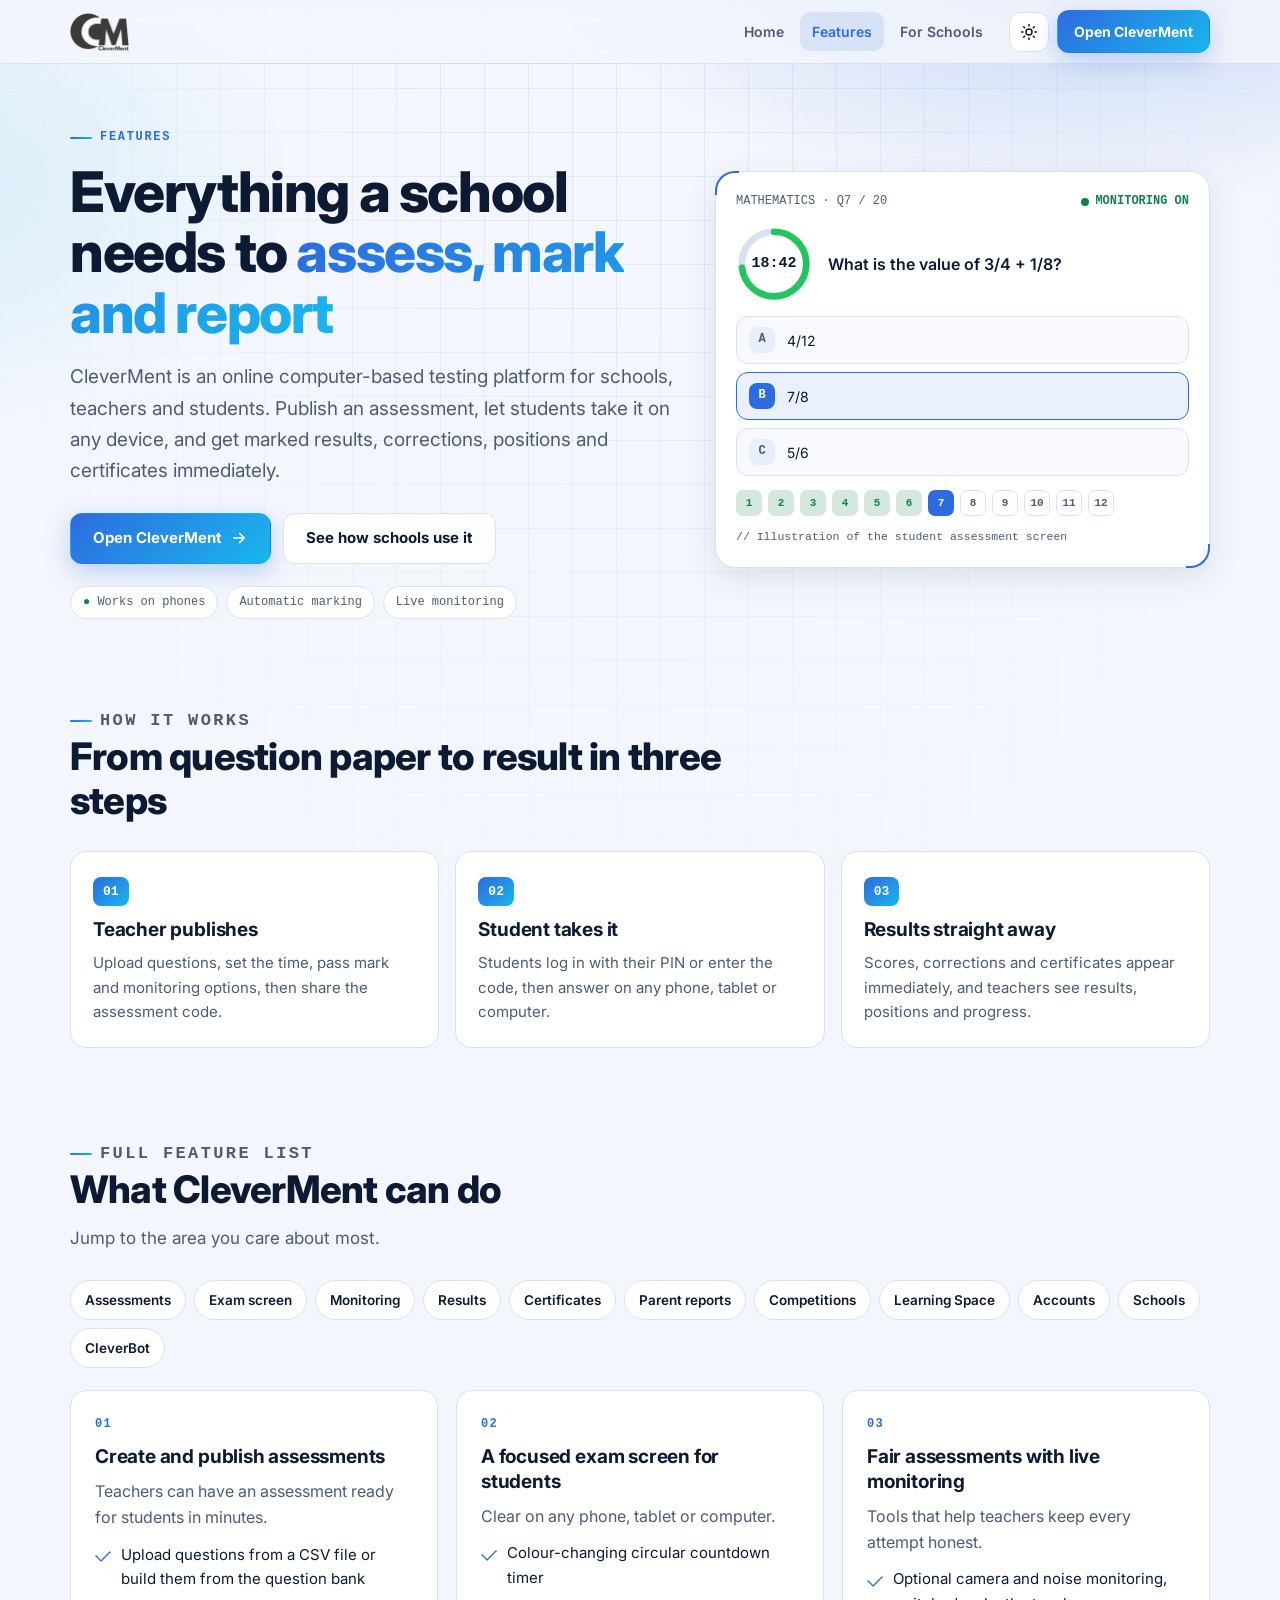
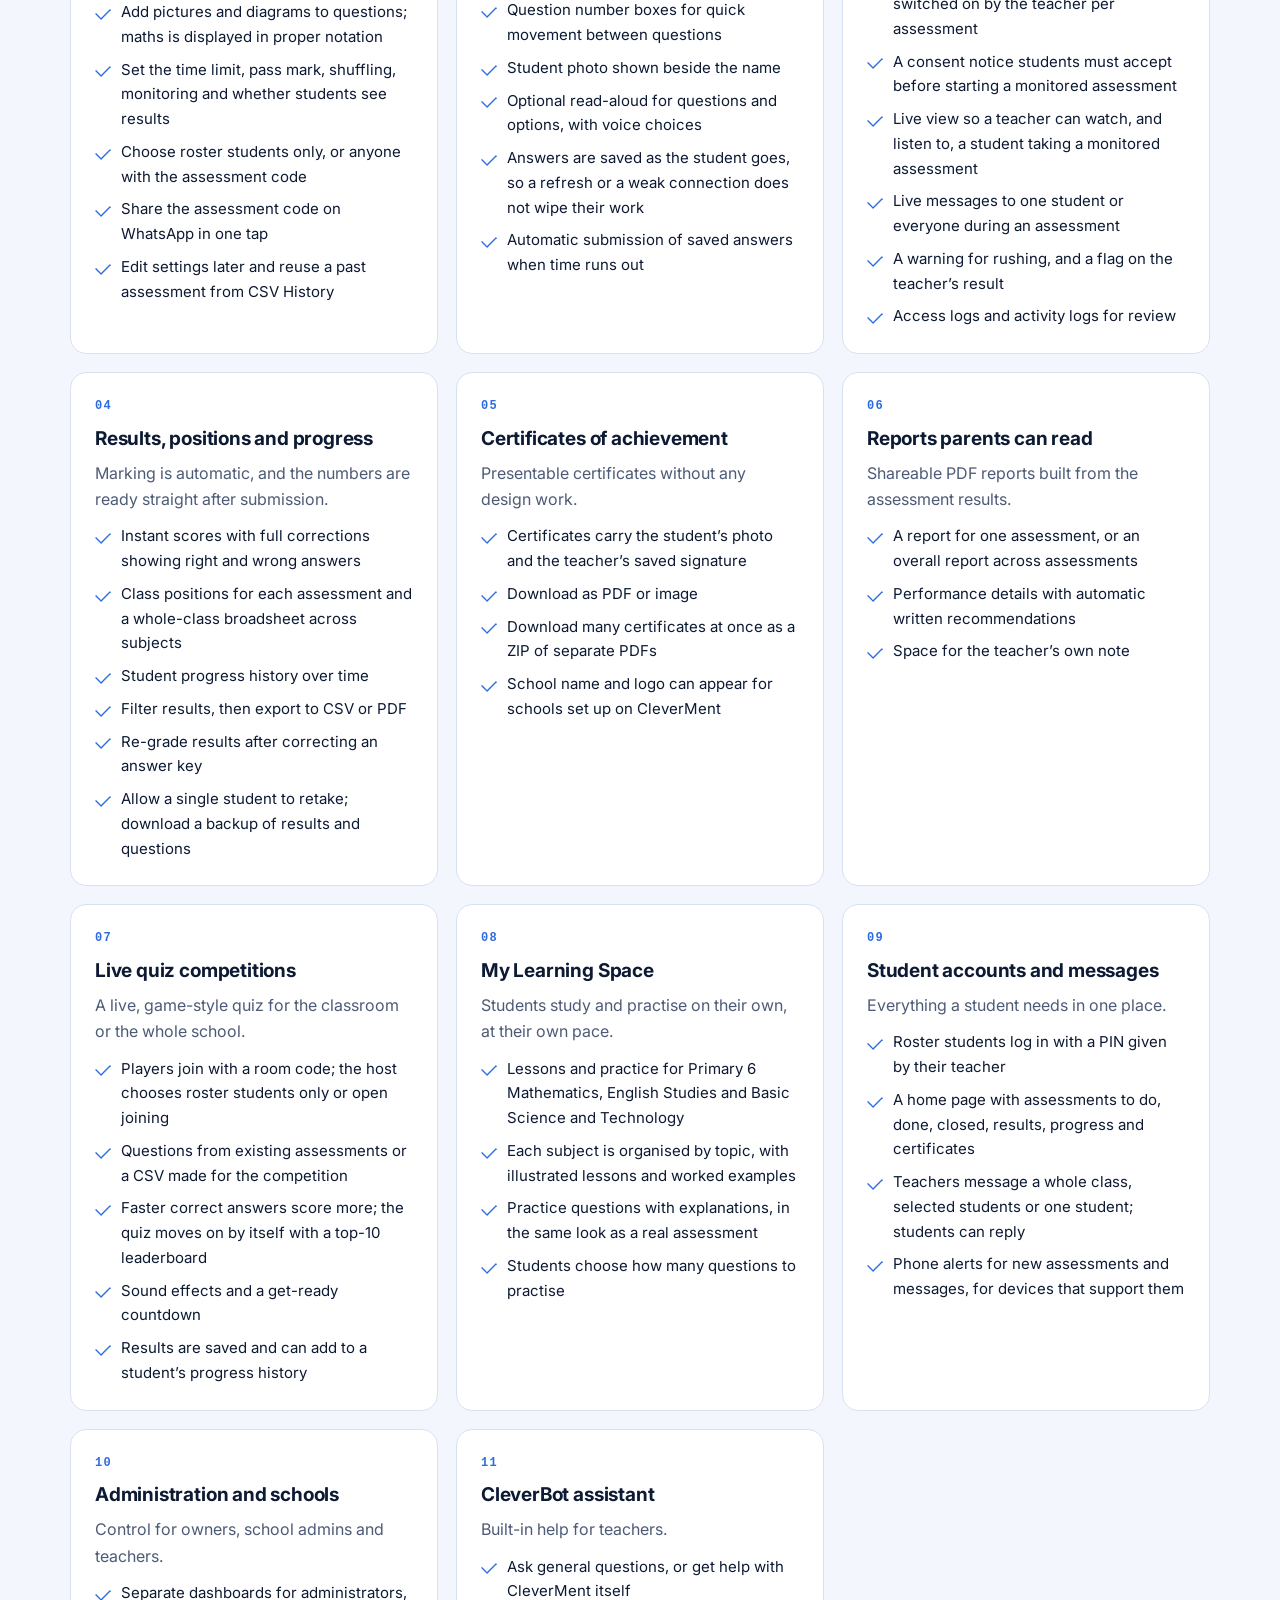
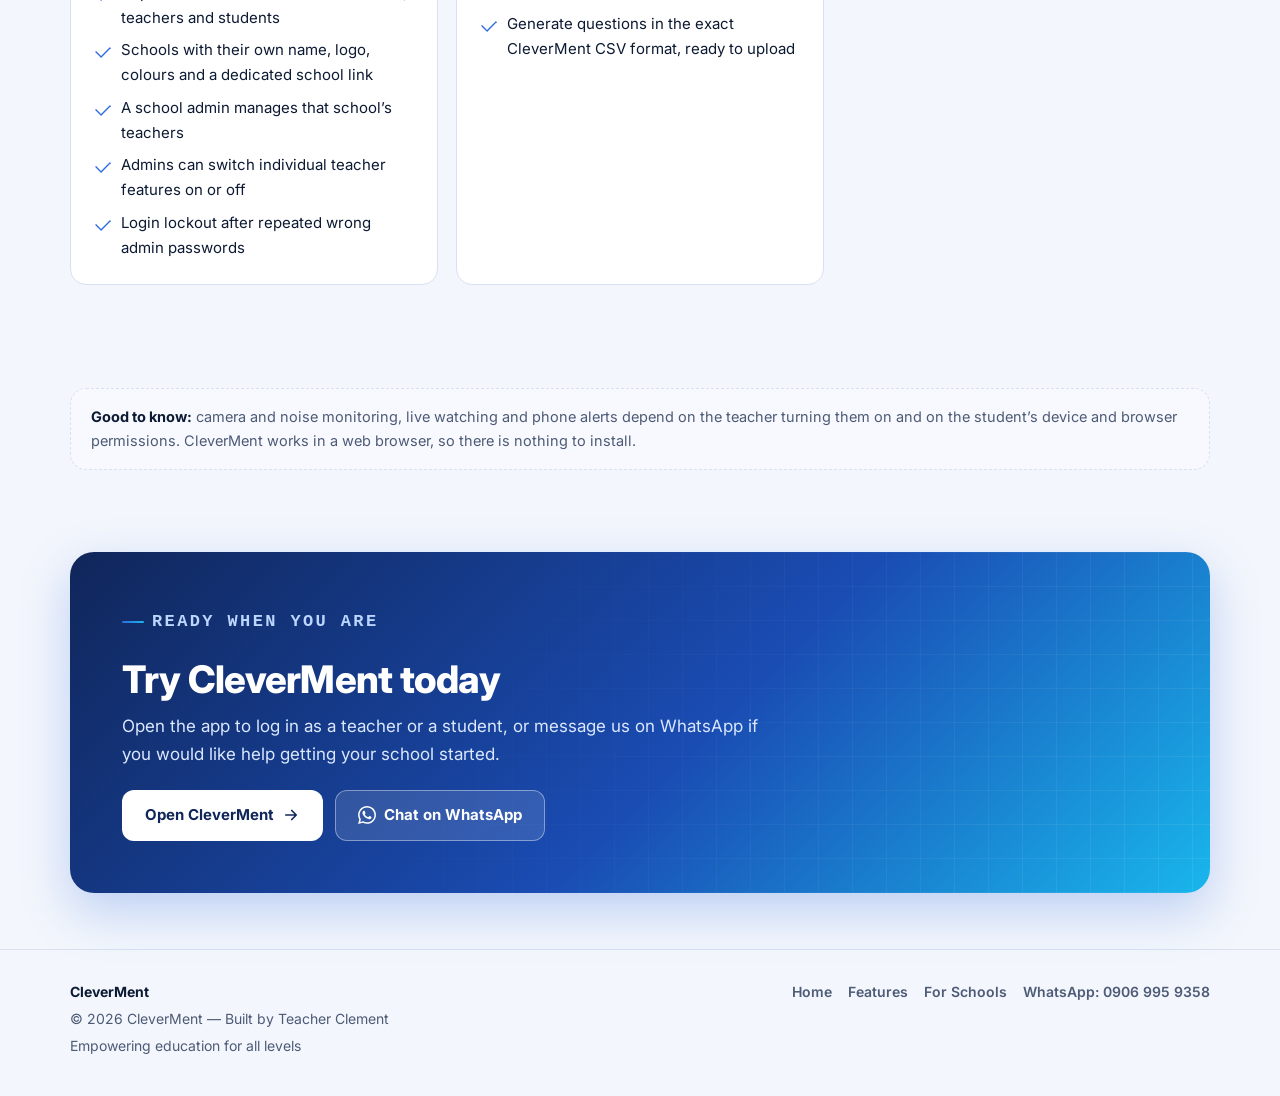
<file: features.html>
<!DOCTYPE html>
<html lang="en" data-theme="light">
<head>
<meta charset="UTF-8">
<meta name="viewport" content="width=device-width, initial-scale=1">
<title>CleverMent Features | Online CBT Assessments, Live Monitoring, Results &amp; Certificates</title>
<meta name="description" content="Explore CleverMent features: publish online assessments, monitor students live, mark automatically, rank classes, issue certificates, run live quiz competitions and share parent reports.">
<meta name="robots" content="index, follow">
<link rel="canonical" href="https://thecleverment.com/features.html">
<meta name="theme-color" content="#f3f6fc">
<link rel="icon" type="image/png" href="favicon-64.png">
<link rel="apple-touch-icon" href="apple-touch-icon.png">
<meta property="og:title" content="CleverMent Features: Assessments, Monitoring, Results and Certificates">
<meta property="og:description" content="Explore CleverMent features: publish online assessments, monitor students live, mark automatically, rank classes, issue certificates, run live quiz competitions and share parent reports.">
<meta property="og:image" content="https://thecleverment.com/logo.png">
<meta property="og:url" content="https://thecleverment.com/features.html">
<meta property="og:type" content="website">
<meta property="og:site_name" content="CleverMent">
<meta name="twitter:card" content="summary">
<meta name="twitter:title" content="CleverMent Features: Assessments, Monitoring, Results and Certificates">
<meta name="twitter:description" content="Explore CleverMent features: publish online assessments, monitor students live, mark automatically, rank classes, issue certificates, run live quiz competitions and share parent reports.">
<meta name="twitter:image" content="https://thecleverment.com/logo.png">
<script type="application/ld+json">
[
  {
    "@context": "https://schema.org",
    "@type": "WebPage",
    "name": "CleverMent Features",
    "url": "https://thecleverment.com/features.html",
    "description": "Features of CleverMent, an online computer-based assessment platform for schools, teachers and students.",
    "isPartOf": {
      "@type": "WebSite",
      "name": "CleverMent",
      "url": "https://thecleverment.com/"
    },
    "about": {
      "@type": "SoftwareApplication",
      "name": "CleverMent",
      "applicationCategory": "EducationalApplication",
      "operatingSystem": "Web",
      "url": "https://thecleverment.com/"
    }
  },
  {
    "@context": "https://schema.org",
    "@type": "BreadcrumbList",
    "itemListElement": [
      {
        "@type": "ListItem",
        "position": 1,
        "name": "CleverMent",
        "item": "https://thecleverment.com/"
      },
      {
        "@type": "ListItem",
        "position": 2,
        "name": "Features",
        "item": "https://thecleverment.com/features.html"
      }
    ]
  }
]
</script>
<script>
(function(){var t='light';try{var s=localStorage.getItem('cm_theme_fx');if(s==='dark')t='dark';else if(s==='system'&&window.matchMedia&&window.matchMedia('(prefers-color-scheme: dark)').matches)t='dark';}catch(e){}
document.documentElement.setAttribute('data-theme',t);})();
</script>
<link rel="preconnect" href="https://fonts.googleapis.com">
<link rel="preconnect" href="https://fonts.gstatic.com" crossorigin>
<link rel="stylesheet" href="https://fonts.googleapis.com/css2?family=Inter:wght@400;500;600;700;800&display=swap">
<link rel="stylesheet" href="seo-pages.css">
</head>
<body>
<a class="skip" href="#main">Skip to main content</a>
<header class="site-head">
  <div class="wrap bar">
    <a class="brand" href="/" aria-label="CleverMent home"><img src="logo.png" alt="CleverMent" width="60" height="39"></a>
    <nav class="nav" aria-label="Main">
      <a href="/">Home</a>
      <a href="features.html" aria-current="page">Features</a>
      <a href="schools.html">For Schools</a>
    </nav>
    <div class="tools">
      <button class="icon-btn" id="themeBtn" type="button" aria-label="Switch theme"><svg viewBox="0 0 24 24" aria-hidden="true" fill="none" stroke="currentColor" stroke-width="2" stroke-linecap="round" stroke-linejoin="round"><circle cx="12" cy="12" r="4"/><path d="M12 2v2M12 20v2M4.9 4.9l1.4 1.4M17.7 17.7l1.4 1.4M2 12h2M20 12h2M4.9 19.1l1.4-1.4M17.7 6.3l1.4-1.4"/></svg></button>
      <a class="btn btn-primary head-cta" href="https://thecleverment.com/">Open CleverMent</a>
    </div>
  </div>
</header>
<main id="main">
<div class="wrap">
  <div class="hero">
    <div>
      <p class="eyebrow">Features</p>
      <h1>Everything a school needs to <span class="grad">assess, mark and report</span></h1>
      <p class="lead">CleverMent is an online computer-based testing platform for schools, teachers and students. Publish an assessment, let students take it on any device, and get marked results, corrections, positions and certificates immediately.</p>
      <div class="cta-row">
        <a class="btn btn-primary" href="https://thecleverment.com/">Open CleverMent <svg viewBox="0 0 24 24" aria-hidden="true" focusable="false" fill="none" stroke="currentColor" stroke-width="2.2" stroke-linecap="round" stroke-linejoin="round"><path d="M5 12h14M13 6l6 6-6 6"/></svg></a>
        <a class="btn btn-ghost" href="schools.html">See how schools use it</a>
      </div>
      <div class="chips"><span class="chip"><b>&#9679;</b> Works on phones</span><span class="chip">Automatic marking</span><span class="chip">Live monitoring</span></div>
    </div>
    <div class="hud" aria-hidden="true">
  <div class="hud-top"><span>MATHEMATICS &middot; Q7 / 20</span><span class="live"><i></i>MONITORING ON</span></div>
  <div class="hud-q">
    <div class="ring"><svg viewBox="0 0 80 80"><circle cx="40" cy="40" r="34" fill="none" stroke="var(--line)" stroke-width="7"/><circle cx="40" cy="40" r="34" fill="none" stroke="#22c55e" stroke-width="7" stroke-linecap="round" stroke-dasharray="214" stroke-dashoffset="58"/></svg><span>18:42</span></div>
    <p>What is the value of 3/4 + 1/8?</p>
  </div>
  <div class="opt"><em>A</em> 4/12</div>
  <div class="opt sel"><em>B</em> 7/8</div>
  <div class="opt"><em>C</em> 5/6</div>
  <div class="boxes"><b class="d">1</b><b class="d">2</b><b class="d">3</b><b class="d">4</b><b class="d">5</b><b class="d">6</b><b class="c">7</b><b>8</b><b>9</b><b>10</b><b>11</b><b>12</b></div>
  <p class="hud-note">// Illustration of the student assessment screen</p>
</div>
  </div>

  <section aria-labelledby="h-how">
    <div class="sec-head"><p class="eyebrow">How it works</p><h2 id="h-how">From question paper to result in three steps</h2></div>
    <ol class="steps">
      <li><h3>Teacher publishes</h3><p>Upload questions, set the time, pass mark and monitoring options, then share the assessment code.</p></li>
      <li><h3>Student takes it</h3><p>Students log in with their PIN or enter the code, then answer on any phone, tablet or computer.</p></li>
      <li><h3>Results straight away</h3><p>Scores, corrections and certificates appear immediately, and teachers see results, positions and progress.</p></li>
    </ol>
  </section>

  <section aria-labelledby="h-all">
    <div class="sec-head"><p class="eyebrow">Full feature list</p><h2 id="h-all">What CleverMent can do</h2>
      <p>Jump to the area you care about most.</p></div>
    <ul class="jump" aria-label="Feature areas">
      <li><a href="#assessments">Assessments</a></li><li><a href="#exam">Exam screen</a></li><li><a href="#monitoring">Monitoring</a></li><li><a href="#results">Results</a></li><li><a href="#certificates">Certificates</a></li><li><a href="#reports">Parent reports</a></li><li><a href="#competitions">Competitions</a></li><li><a href="#learning">Learning Space</a></li><li><a href="#accounts">Accounts</a></li><li><a href="#admin">Schools</a></li><li><a href="#cleverbot">CleverBot</a></li>
    </ul>
    <div class="grid" style="margin-top:22px">
    <article class="card" id="assessments">
      <span class="no">01</span>
      <h3>Create and publish assessments</h3>
      <p>Teachers can have an assessment ready for students in minutes.</p>
      <ul class="ticks">
        <li>Upload questions from a CSV file or build them from the question bank</li>
        <li>Add pictures and diagrams to questions; maths is displayed in proper notation</li>
        <li>Set the time limit, pass mark, shuffling, monitoring and whether students see results</li>
        <li>Choose roster students only, or anyone with the assessment code</li>
        <li>Share the assessment code on WhatsApp in one tap</li>
        <li>Edit settings later and reuse a past assessment from CSV History</li>
      </ul>
    </article>
    <article class="card" id="exam">
      <span class="no">02</span>
      <h3>A focused exam screen for students</h3>
      <p>Clear on any phone, tablet or computer.</p>
      <ul class="ticks">
        <li>Colour-changing circular countdown timer</li>
        <li>Question number boxes for quick movement between questions</li>
        <li>Student photo shown beside the name</li>
        <li>Optional read-aloud for questions and options, with voice choices</li>
        <li>Answers are saved as the student goes, so a refresh or a weak connection does not wipe their work</li>
        <li>Automatic submission of saved answers when time runs out</li>
      </ul>
    </article>
    <article class="card" id="monitoring">
      <span class="no">03</span>
      <h3>Fair assessments with live monitoring</h3>
      <p>Tools that help teachers keep every attempt honest.</p>
      <ul class="ticks">
        <li>Optional camera and noise monitoring, switched on by the teacher per assessment</li>
        <li>A consent notice students must accept before starting a monitored assessment</li>
        <li>Live view so a teacher can watch, and listen to, a student taking a monitored assessment</li>
        <li>Live messages to one student or everyone during an assessment</li>
        <li>A warning for rushing, and a flag on the teacher&rsquo;s result</li>
        <li>Access logs and activity logs for review</li>
      </ul>
    </article>
    <article class="card" id="results">
      <span class="no">04</span>
      <h3>Results, positions and progress</h3>
      <p>Marking is automatic, and the numbers are ready straight after submission.</p>
      <ul class="ticks">
        <li>Instant scores with full corrections showing right and wrong answers</li>
        <li>Class positions for each assessment and a whole-class broadsheet across subjects</li>
        <li>Student progress history over time</li>
        <li>Filter results, then export to CSV or PDF</li>
        <li>Re-grade results after correcting an answer key</li>
        <li>Allow a single student to retake; download a backup of results and questions</li>
      </ul>
    </article>
    <article class="card" id="certificates">
      <span class="no">05</span>
      <h3>Certificates of achievement</h3>
      <p>Presentable certificates without any design work.</p>
      <ul class="ticks">
        <li>Certificates carry the student&rsquo;s photo and the teacher&rsquo;s saved signature</li>
        <li>Download as PDF or image</li>
        <li>Download many certificates at once as a ZIP of separate PDFs</li>
        <li>School name and logo can appear for schools set up on CleverMent</li>
      </ul>
    </article>
    <article class="card" id="reports">
      <span class="no">06</span>
      <h3>Reports parents can read</h3>
      <p>Shareable PDF reports built from the assessment results.</p>
      <ul class="ticks">
        <li>A report for one assessment, or an overall report across assessments</li>
        <li>Performance details with automatic written recommendations</li>
        <li>Space for the teacher&rsquo;s own note</li>
      </ul>
    </article>
    <article class="card" id="competitions">
      <span class="no">07</span>
      <h3>Live quiz competitions</h3>
      <p>A live, game-style quiz for the classroom or the whole school.</p>
      <ul class="ticks">
        <li>Players join with a room code; the host chooses roster students only or open joining</li>
        <li>Questions from existing assessments or a CSV made for the competition</li>
        <li>Faster correct answers score more; the quiz moves on by itself with a top-10 leaderboard</li>
        <li>Sound effects and a get-ready countdown</li>
        <li>Results are saved and can add to a student&rsquo;s progress history</li>
      </ul>
    </article>
    <article class="card" id="learning">
      <span class="no">08</span>
      <h3>My Learning Space</h3>
      <p>Students study and practise on their own, at their own pace.</p>
      <ul class="ticks">
        <li>Lessons and practice for Primary 6 Mathematics, English Studies and Basic Science and Technology</li>
        <li>Each subject is organised by topic, with illustrated lessons and worked examples</li>
        <li>Practice questions with explanations, in the same look as a real assessment</li>
        <li>Students choose how many questions to practise</li>
      </ul>
    </article>
    <article class="card" id="accounts">
      <span class="no">09</span>
      <h3>Student accounts and messages</h3>
      <p>Everything a student needs in one place.</p>
      <ul class="ticks">
        <li>Roster students log in with a PIN given by their teacher</li>
        <li>A home page with assessments to do, done, closed, results, progress and certificates</li>
        <li>Teachers message a whole class, selected students or one student; students can reply</li>
        <li>Phone alerts for new assessments and messages, for devices that support them</li>
      </ul>
    </article>
    <article class="card" id="admin">
      <span class="no">10</span>
      <h3>Administration and schools</h3>
      <p>Control for owners, school admins and teachers.</p>
      <ul class="ticks">
        <li>Separate dashboards for administrators, teachers and students</li>
        <li>Schools with their own name, logo, colours and a dedicated school link</li>
        <li>A school admin manages that school&rsquo;s teachers</li>
        <li>Admins can switch individual teacher features on or off</li>
        <li>Login lockout after repeated wrong admin passwords</li>
      </ul>
    </article>
    <article class="card" id="cleverbot">
      <span class="no">11</span>
      <h3>CleverBot assistant</h3>
      <p>Built-in help for teachers.</p>
      <ul class="ticks">
        <li>Ask general questions, or get help with CleverMent itself</li>
        <li>Generate questions in the exact CleverMent CSV format, ready to upload</li>
      </ul>
    </article>
    </div>
  </section>

  <section aria-label="Notes">
    <p class="note"><strong>Good to know:</strong> camera and noise monitoring, live watching and phone alerts depend on the teacher turning them on and on the student&rsquo;s device and browser permissions. CleverMent works in a web browser, so there is nothing to install.</p>
  </section>

  <div class="band">
  <p class="eyebrow" style="color:#bcd6ff">Ready when you are</p>
  <h2>Try CleverMent today</h2>
  <p>Open the app to log in as a teacher or a student, or message us on WhatsApp if you would like help getting your school started.</p>
  <div class="cta-row">
    <a class="btn btn-primary" href="https://thecleverment.com/">Open CleverMent <svg viewBox="0 0 24 24" aria-hidden="true" focusable="false" fill="none" stroke="currentColor" stroke-width="2.2" stroke-linecap="round" stroke-linejoin="round"><path d="M5 12h14M13 6l6 6-6 6"/></svg></a>
    <a class="btn btn-ghost" href="https://wa.me/2349069959358" rel="noopener" target="_blank"><svg viewBox="0 0 24 24" aria-hidden="true" focusable="false" fill="currentColor"><path d="M17.47 14.38c-.3-.15-1.76-.87-2.03-.97-.27-.1-.47-.15-.67.15-.2.3-.77.97-.94 1.17-.17.2-.35.22-.65.07-.3-.15-1.26-.46-2.4-1.48-.89-.79-1.49-1.77-1.66-2.07-.17-.3-.02-.46.13-.61.14-.13.3-.35.45-.52.15-.17.2-.3.3-.5.1-.2.05-.37-.02-.52-.07-.15-.67-1.62-.92-2.22-.24-.58-.49-.5-.67-.51h-.57c-.2 0-.52.07-.8.37-.27.3-1.04 1.02-1.04 2.48s1.07 2.88 1.22 3.08c.15.2 2.1 3.2 5.08 4.49.71.31 1.26.49 1.69.63.71.23 1.36.2 1.87.12.57-.08 1.76-.72 2-1.41.25-.69.25-1.29.17-1.41-.07-.12-.27-.2-.57-.35zM12.05 21.8h-.01a9.9 9.9 0 0 1-5.03-1.38l-.36-.21-3.74.98 1-3.65-.24-.37a9.86 9.86 0 0 1-1.51-5.26c0-5.45 4.44-9.88 9.9-9.88 2.64 0 5.12 1.03 6.99 2.9a9.82 9.82 0 0 1 2.89 6.99c0 5.45-4.44 9.88-9.89 9.88zM20.52 3.45A11.8 11.8 0 0 0 12.05 0C5.5 0 .16 5.34.16 11.89c0 2.1.55 4.14 1.59 5.95L.06 24l6.3-1.65a11.88 11.88 0 0 0 5.68 1.45h.01c6.55 0 11.89-5.34 11.89-11.89 0-3.18-1.24-6.16-3.42-8.46z"/></svg> Chat on WhatsApp</a>
  </div>
</div>
</div>
</main>
<footer>
  <div class="wrap foot">
    <div>
      <strong style="color:var(--ink)">CleverMent</strong>
      <p>&copy; 2026 CleverMent &mdash; Built by Teacher Clement</p>
      <p>Empowering education for all levels</p>
    </div>
    <ul aria-label="Footer links">
      <li><a href="/">Home</a></li>
      <li><a href="features.html">Features</a></li>
      <li><a href="schools.html">For Schools</a></li>
      <li><a href="https://wa.me/2349069959358" rel="noopener" target="_blank">WhatsApp: 0906 995 9358</a></li>
    </ul>
  </div>
</footer>
<script>
(function(){var b=document.getElementById('themeBtn');if(!b)return;
function label(){var d=document.documentElement.getAttribute('data-theme')==='dark';b.setAttribute('aria-label',d?'Switch to light theme':'Switch to dark theme');b.setAttribute('aria-pressed',d?'true':'false');var m=document.querySelector('meta[name="theme-color"]');if(m)m.setAttribute('content',d?'#131313':'#f3f6fc');}
b.addEventListener('click',function(){var d=document.documentElement.getAttribute('data-theme')==='dark'?'light':'dark';document.documentElement.setAttribute('data-theme',d);try{localStorage.setItem('cm_theme_fx',d);}catch(e){}label();});
label();})();
</script>
</body>
</html>
</file>
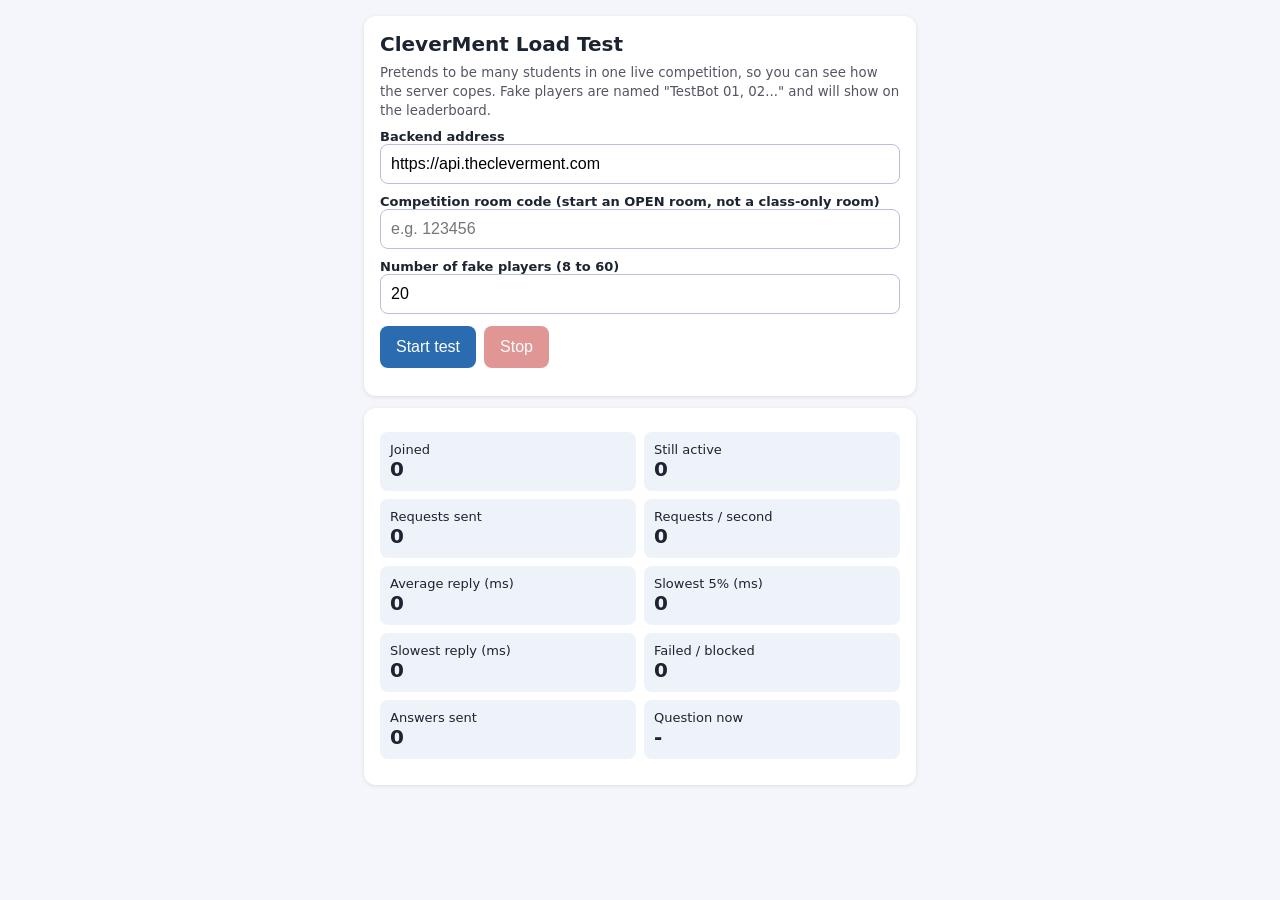
<file: loadtest.html>
<!DOCTYPE html>
<html lang="en"><head>
<meta charset="UTF-8"><meta name="viewport" content="width=device-width, initial-scale=1">
<meta name="robots" content="noindex"><title>CleverMent Load Test</title>
<style>
body{font-family:system-ui,Arial,sans-serif;margin:0;padding:16px;background:#f4f6fb;color:#1b2430}
.card{background:#fff;border-radius:12px;padding:16px;margin:0 auto 12px;max-width:520px;box-shadow:0 1px 4px rgba(0,0,0,.1)}
h1{font-size:20px;margin:0 0 6px} label{display:block;font-size:13px;margin-top:10px;font-weight:600}
input{width:100%;box-sizing:border-box;padding:10px;font-size:16px;border:1px solid #b8c2d4;border-radius:8px}
button{padding:12px 16px;font-size:16px;border:0;border-radius:8px;margin-top:12px;margin-right:8px;color:#fff;background:#2b6cb0}
button.stop{background:#c53030} button:disabled{opacity:.5}
.grid{display:grid;grid-template-columns:1fr 1fr;gap:8px;margin-top:8px}
.stat{background:#eef2f9;border-radius:8px;padding:10px;font-size:13px}.stat b{display:block;font-size:20px}
.bad{color:#c53030}.good{color:#2f855a} #verdict{font-size:16px;font-weight:700;margin-top:12px}
small{color:#556}
</style></head><body>
<div class="card">
<h1>CleverMent Load Test</h1>
<small>Pretends to be many students in one live competition, so you can see how the server copes. Fake players are named "TestBot 01, 02..." and will show on the leaderboard.</small>
<label>Backend address</label><input id="api" value="https://api.thecleverment.com">
<label>Competition room code (start an OPEN room, not a class-only room)</label><input id="code" inputmode="numeric" placeholder="e.g. 123456">
<label>Number of fake players (8 to 60)</label><input id="n" type="number" value="20" min="1" max="60">
<button id="go">Start test</button><button id="stop" class="stop" disabled>Stop</button>
<div id="verdict"></div>
</div>
<div class="card"><div class="grid">
<div class="stat">Joined<b id="sJoined">0</b></div><div class="stat">Still active<b id="sActive">0</b></div>
<div class="stat">Requests sent<b id="sReq">0</b></div><div class="stat">Requests / second<b id="sRps">0</b></div>
<div class="stat">Average reply (ms)<b id="sAvg">0</b></div><div class="stat">Slowest 5% (ms)<b id="sP95">0</b></div>
<div class="stat">Slowest reply (ms)<b id="sMax">0</b></div><div class="stat">Failed / blocked<b id="sErr">0</b></div>
<div class="stat">Answers sent<b id="sAns">0</b></div><div class="stat">Question now<b id="sQ">-</b></div>
</div><div id="log" style="font-size:12px;margin-top:10px;color:#556"></div></div>
<script>
(function(){
var running=false, players=[], lat=[], req=0, err=0, blocked=0, joined=0, ans=0, startAt=0, lastQ='-', timer=null, firstErr='';
function $(i){return document.getElementById(i);}
function log(t){$('log').textContent=t;}
function sleep(ms){return new Promise(function(r){setTimeout(r,ms);});}
async function call(method,path,body){
  var t0=performance.now(); req++;
  try{
    var r=await fetch($('api').value.replace(/\/$/,'')+path,{method:method,headers:body?{'Content-Type':'application/json'}:{},body:body?JSON.stringify(body):undefined});
    lat.push(performance.now()-t0); if(lat.length>3000) lat.shift();
    var d={}; try{d=await r.json();}catch(e){}
    if(r.status===429){blocked++; err++; if(!firstErr) firstErr='Server blocked requests (too many from one network).';}
    else if(!r.ok && r.status!==404 && r.status!==403){err++; if(!firstErr) firstErr=(d&&d.error)||('Error '+r.status);}
    return {ok:r.ok,status:r.status,data:d};
  }catch(e){ err++; lat.push(performance.now()-t0); if(!firstErr) firstErr='Could not reach the server (network or timeout).'; return {ok:false,status:0,data:{}}; }
}
async function runPlayer(i,code){
  var name='TestBot '+(i<9?'0':'')+(i+1);
  var j=await call('POST','/api/competition/join',{code:code,name:name});
  if(!j.ok){ if(!firstErr) firstErr=(j.data&&j.data.error)||'Could not join.'; return; }
  joined++; var p={alive:true}; players.push(p);
  var pid=j.data.pid,key=j.data.key,have='',answered={};
  while(running && p.alive){
    var s=await call('GET','/api/competition/state?code='+encodeURIComponent(code)+'&pid='+pid+'&key='+key+'&have='+have);
    if(s.status===404||s.status===403){p.alive=false;break;}
    var d=s.data||{};
    if(d.question){have=String(d.qIndex);}
    if(d.status==='question'){ lastQ=(d.qIndex+1)+' of '+d.total;
      if(!answered[d.qIndex] && d.question && d.question.options){
        answered[d.qIndex]=true;
        (function(q,n){ setTimeout(async function(){ if(!running) return;
          var a=await call('POST','/api/competition/answer',{code:code,pid:pid,key:key,qIndex:q,choice:Math.floor(Math.random()*n)}); if(a.ok) ans++; },500+Math.random()*4000); })(d.qIndex,d.question.options.length);
      }
    }
    if(d.status==='final'){p.alive=false;break;}
    await sleep(900+Math.random()*200);
  }
  p.alive=false;
}
function pct(a,q){ if(!a.length) return 0; var s=a.slice().sort(function(x,y){return x-y;}); return s[Math.min(s.length-1,Math.floor(s.length*q))]; }
function paint(){
  var secs=Math.max(1,(Date.now()-startAt)/1000), active=players.filter(function(p){return p.alive;}).length;
  var avg=lat.length?lat.reduce(function(a,b){return a+b;},0)/lat.length:0, p95=pct(lat,.95), mx=lat.length?Math.max.apply(null,lat.slice(-500)):0;
  $('sJoined').textContent=joined; $('sActive').textContent=active; $('sReq').textContent=req; $('sRps').textContent=(req/secs).toFixed(1);
  $('sAvg').textContent=Math.round(avg); $('sP95').textContent=Math.round(p95); $('sMax').textContent=Math.round(mx);
  $('sErr').textContent=err+(blocked?' ('+blocked+' blocked)':''); $('sAns').textContent=ans; $('sQ').textContent=lastQ;
  var v=$('verdict');
  if(req<20){v.textContent='';return;}
  if(blocked||err>req*0.02||p95>2500){v.className='bad';v.textContent='Struggling. '+(firstErr||'Replies are too slow.');}
  else if(p95>1000){v.className='bad';v.textContent='Slow. Players would notice lag.';}
  else {v.className='good';v.textContent='Healthy. The server is coping with this many players.';}
}
$('go').onclick=async function(){
  var code=$('code').value.trim(), n=Math.max(1,Math.min(60,parseInt($('n').value,10)||20));
  if(!code){log('Type the room code first.');return;}
  var look=await call('GET','/api/competition/lookup?code='+encodeURIComponent(code));
  if(!look.ok){log((look.data&&look.data.error)||'Room not found.');return;}
  if(look.data.access==='roster'){log('This room is class-only. Start an OPEN room so fake players can join.');return;}
  if(look.data.status!=='lobby'){log('This room already started. Open a new room and run the test while it is in the lobby.');return;}
  running=true; players=[]; lat=[]; req=0; err=0; blocked=0; joined=0; ans=0; firstErr=''; startAt=Date.now(); lastQ='-';
  $('go').disabled=true; $('stop').disabled=false; log('Joining '+n+' fake players... Now start the game from your teacher dashboard.');
  timer=setInterval(paint,1000);
  for(var i=0;i<n && running;i++){ runPlayer(i,code); await sleep(120); }
};
$('stop').onclick=function(){running=false;clearInterval(timer);paint();$('go').disabled=false;$('stop').disabled=true;log('Stopped.');};
})();
</script></body></html>
</file>
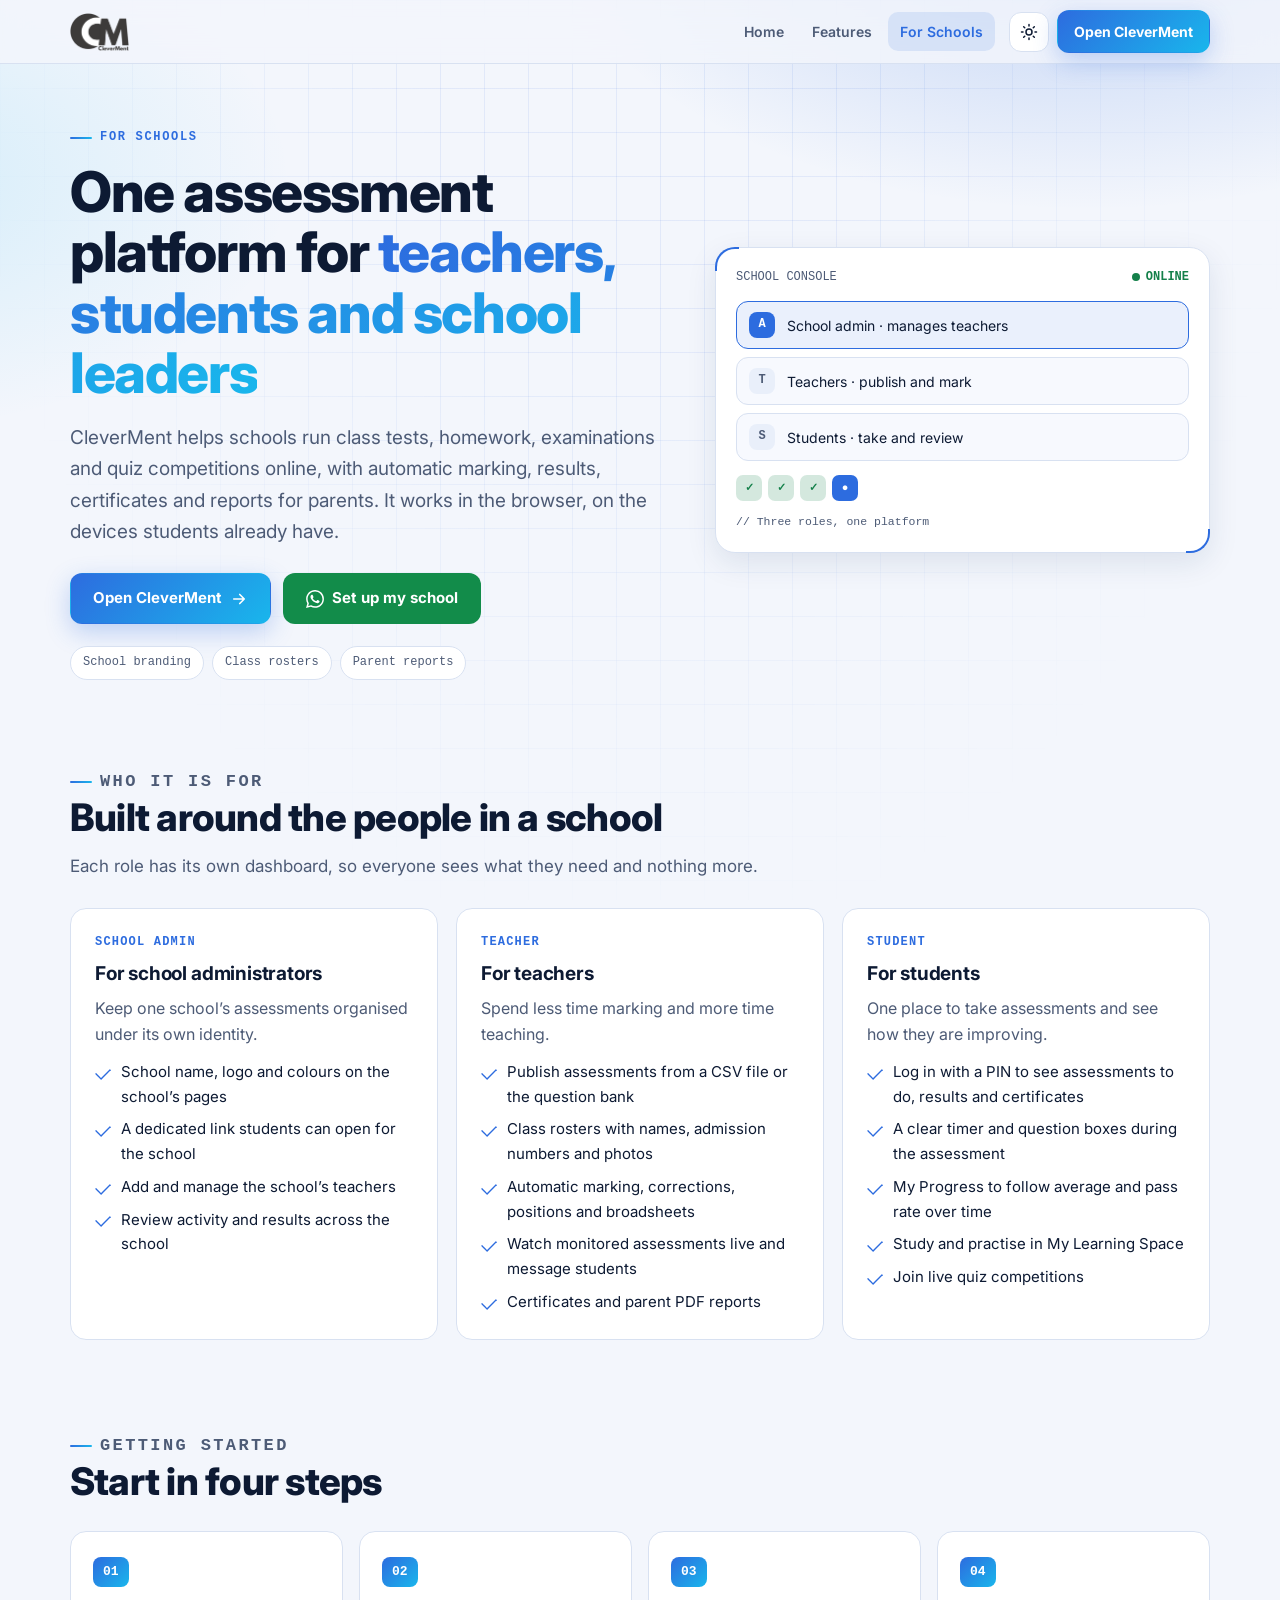
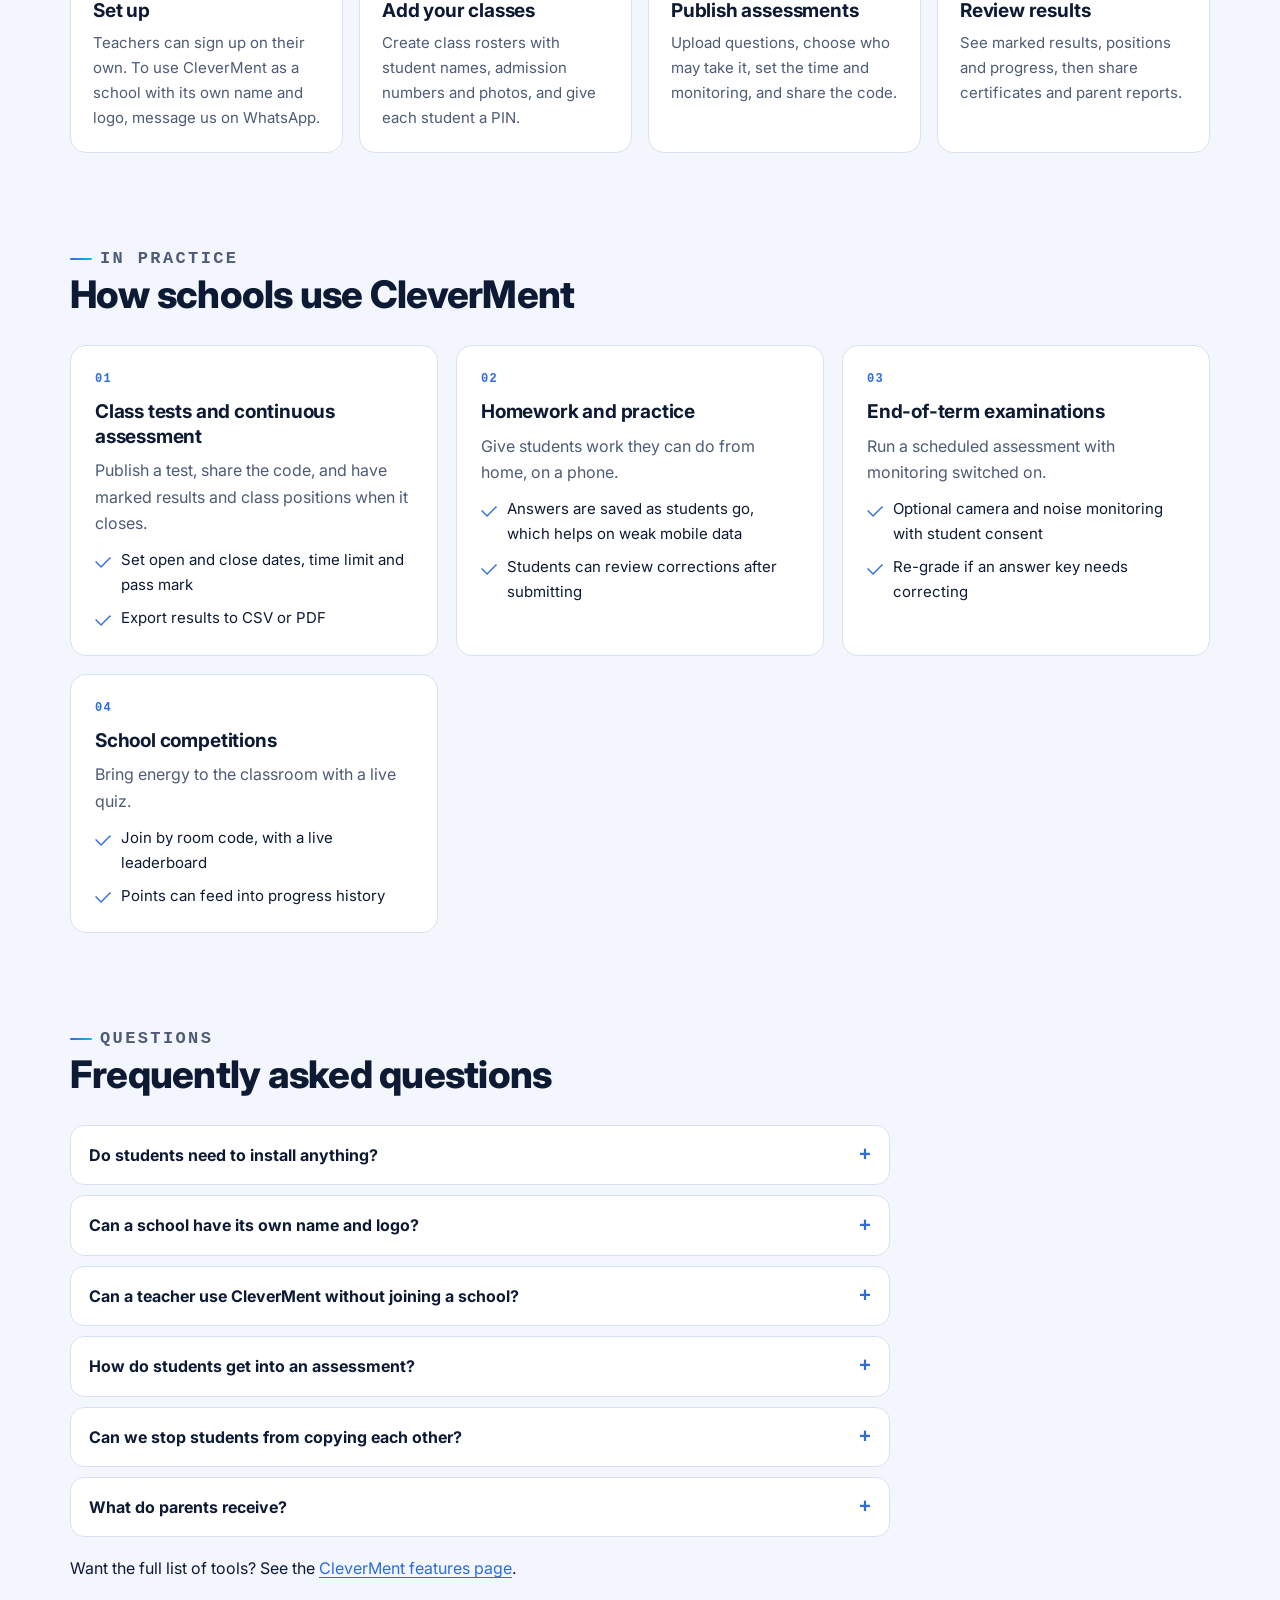
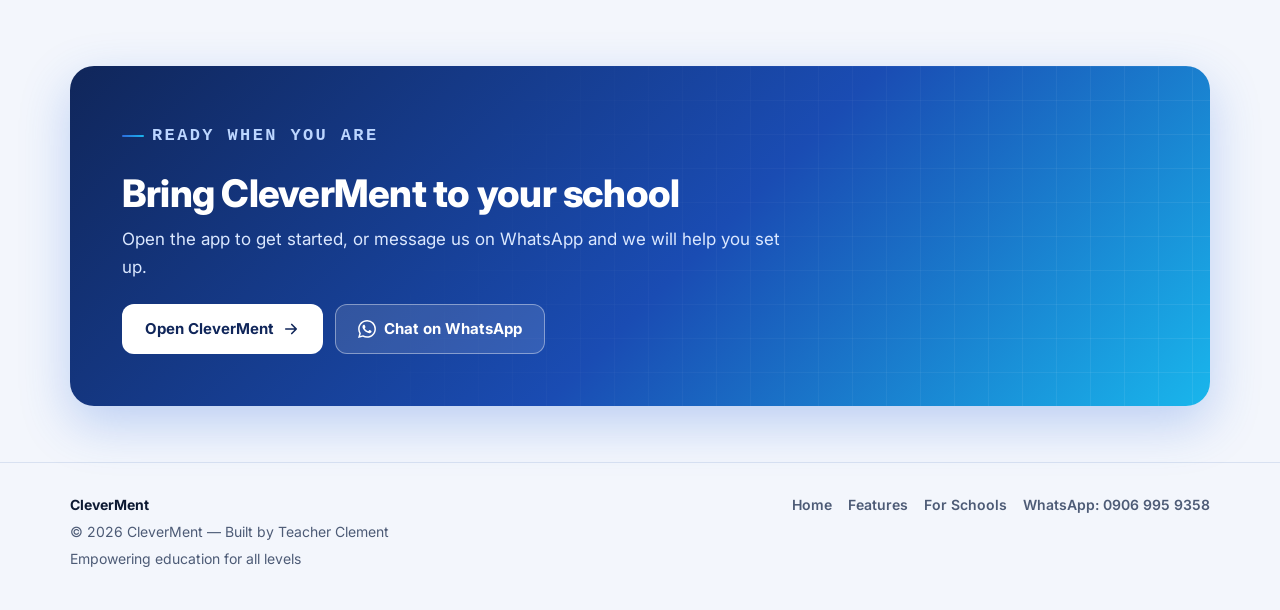
<file: schools.html>
<!DOCTYPE html>
<html lang="en" data-theme="light">
<head>
<meta charset="UTF-8">
<meta name="viewport" content="width=device-width, initial-scale=1">
<title>CleverMent for Schools | Online Assessments, Results and Certificates for Teachers and Students</title>
<meta name="description" content="See how schools, teachers and students use CleverMent for class tests, homework, end-of-term exams, results, certificates, parent reports and live quiz competitions.">
<meta name="robots" content="index, follow">
<link rel="canonical" href="https://thecleverment.com/schools.html">
<meta name="theme-color" content="#f3f6fc">
<link rel="icon" type="image/png" href="favicon-64.png">
<link rel="apple-touch-icon" href="apple-touch-icon.png">
<meta property="og:title" content="CleverMent for Schools: Online Assessments, Results and Certificates">
<meta property="og:description" content="See how schools, teachers and students use CleverMent for class tests, homework, end-of-term exams, results, certificates, parent reports and live quiz competitions.">
<meta property="og:image" content="https://thecleverment.com/logo.png">
<meta property="og:url" content="https://thecleverment.com/schools.html">
<meta property="og:type" content="website">
<meta property="og:site_name" content="CleverMent">
<meta name="twitter:card" content="summary">
<meta name="twitter:title" content="CleverMent for Schools: Online Assessments, Results and Certificates">
<meta name="twitter:description" content="See how schools, teachers and students use CleverMent for class tests, homework, end-of-term exams, results, certificates, parent reports and live quiz competitions.">
<meta name="twitter:image" content="https://thecleverment.com/logo.png">
<script type="application/ld+json">
[
  {
    "@context": "https://schema.org",
    "@type": "WebPage",
    "name": "CleverMent for Schools",
    "url": "https://thecleverment.com/schools.html",
    "description": "How schools, teachers and students use CleverMent for online assessments.",
    "isPartOf": {
      "@type": "WebSite",
      "name": "CleverMent",
      "url": "https://thecleverment.com/"
    }
  },
  {
    "@context": "https://schema.org",
    "@type": "FAQPage",
    "mainEntity": [
      {
        "@type": "Question",
        "name": "Do students need to install anything?",
        "acceptedAnswer": {
          "@type": "Answer",
          "text": "No. CleverMent runs in a web browser on a phone, tablet or computer. Phone alerts are optional and depend on the device and browser."
        }
      },
      {
        "@type": "Question",
        "name": "Can a school have its own name and logo?",
        "acceptedAnswer": {
          "@type": "Answer",
          "text": "Yes. A school set up on CleverMent can have its own name, logo and colours, and a dedicated school link for students. Message us on WhatsApp to arrange this."
        }
      },
      {
        "@type": "Question",
        "name": "Can a teacher use CleverMent without joining a school?",
        "acceptedAnswer": {
          "@type": "Answer",
          "text": "Yes. Teachers can sign up independently, or be added to a school by that school’s admin."
        }
      },
      {
        "@type": "Question",
        "name": "How do students get into an assessment?",
        "acceptedAnswer": {
          "@type": "Answer",
          "text": "Roster students log in with a PIN from their teacher. For open assessments, students enter the assessment code. The teacher chooses which applies when publishing."
        }
      },
      {
        "@type": "Question",
        "name": "Can we stop students from copying each other?",
        "acceptedAnswer": {
          "@type": "Answer",
          "text": "Teachers can shuffle questions, switch on camera and noise monitoring, watch students live and flag very fast answering. These tools discourage cheating but cannot guarantee it."
        }
      },
      {
        "@type": "Question",
        "name": "What do parents receive?",
        "acceptedAnswer": {
          "@type": "Answer",
          "text": "Teachers can create a PDF report for one assessment or an overall report, with performance details, written recommendations and a personal note from the teacher."
        }
      }
    ]
  },
  {
    "@context": "https://schema.org",
    "@type": "BreadcrumbList",
    "itemListElement": [
      {
        "@type": "ListItem",
        "position": 1,
        "name": "CleverMent",
        "item": "https://thecleverment.com/"
      },
      {
        "@type": "ListItem",
        "position": 2,
        "name": "For Schools",
        "item": "https://thecleverment.com/schools.html"
      }
    ]
  }
]
</script>
<script>
(function(){var t='light';try{var s=localStorage.getItem('cm_theme_fx');if(s==='dark')t='dark';else if(s==='system'&&window.matchMedia&&window.matchMedia('(prefers-color-scheme: dark)').matches)t='dark';}catch(e){}
document.documentElement.setAttribute('data-theme',t);})();
</script>
<link rel="preconnect" href="https://fonts.googleapis.com">
<link rel="preconnect" href="https://fonts.gstatic.com" crossorigin>
<link rel="stylesheet" href="https://fonts.googleapis.com/css2?family=Inter:wght@400;500;600;700;800&display=swap">
<link rel="stylesheet" href="seo-pages.css">
</head>
<body>
<a class="skip" href="#main">Skip to main content</a>
<header class="site-head">
  <div class="wrap bar">
    <a class="brand" href="/" aria-label="CleverMent home"><img src="logo.png" alt="CleverMent" width="60" height="39"></a>
    <nav class="nav" aria-label="Main">
      <a href="/">Home</a>
      <a href="features.html">Features</a>
      <a href="schools.html" aria-current="page">For Schools</a>
    </nav>
    <div class="tools">
      <button class="icon-btn" id="themeBtn" type="button" aria-label="Switch theme"><svg viewBox="0 0 24 24" aria-hidden="true" fill="none" stroke="currentColor" stroke-width="2" stroke-linecap="round" stroke-linejoin="round"><circle cx="12" cy="12" r="4"/><path d="M12 2v2M12 20v2M4.9 4.9l1.4 1.4M17.7 17.7l1.4 1.4M2 12h2M20 12h2M4.9 19.1l1.4-1.4M17.7 6.3l1.4-1.4"/></svg></button>
      <a class="btn btn-primary head-cta" href="https://thecleverment.com/">Open CleverMent</a>
    </div>
  </div>
</header>
<main id="main">
<div class="wrap">
  <div class="hero">
    <div>
      <p class="eyebrow">For schools</p>
      <h1>One assessment platform for <span class="grad">teachers, students and school leaders</span></h1>
      <p class="lead">CleverMent helps schools run class tests, homework, examinations and quiz competitions online, with automatic marking, results, certificates and reports for parents. It works in the browser, on the devices students already have.</p>
      <div class="cta-row">
        <a class="btn btn-primary" href="https://thecleverment.com/">Open CleverMent <svg viewBox="0 0 24 24" aria-hidden="true" focusable="false" fill="none" stroke="currentColor" stroke-width="2.2" stroke-linecap="round" stroke-linejoin="round"><path d="M5 12h14M13 6l6 6-6 6"/></svg></a>
        <a class="btn btn-wa" href="https://wa.me/2349069959358" rel="noopener" target="_blank"><svg viewBox="0 0 24 24" aria-hidden="true" focusable="false" fill="currentColor"><path d="M17.47 14.38c-.3-.15-1.76-.87-2.03-.97-.27-.1-.47-.15-.67.15-.2.3-.77.97-.94 1.17-.17.2-.35.22-.65.07-.3-.15-1.26-.46-2.4-1.48-.89-.79-1.49-1.77-1.66-2.07-.17-.3-.02-.46.13-.61.14-.13.3-.35.45-.52.15-.17.2-.3.3-.5.1-.2.05-.37-.02-.52-.07-.15-.67-1.62-.92-2.22-.24-.58-.49-.5-.67-.51h-.57c-.2 0-.52.07-.8.37-.27.3-1.04 1.02-1.04 2.48s1.07 2.88 1.22 3.08c.15.2 2.1 3.2 5.08 4.49.71.31 1.26.49 1.69.63.71.23 1.36.2 1.87.12.57-.08 1.76-.72 2-1.41.25-.69.25-1.29.17-1.41-.07-.12-.27-.2-.57-.35zM12.05 21.8h-.01a9.9 9.9 0 0 1-5.03-1.38l-.36-.21-3.74.98 1-3.65-.24-.37a9.86 9.86 0 0 1-1.51-5.26c0-5.45 4.44-9.88 9.9-9.88 2.64 0 5.12 1.03 6.99 2.9a9.82 9.82 0 0 1 2.89 6.99c0 5.45-4.44 9.88-9.89 9.88zM20.52 3.45A11.8 11.8 0 0 0 12.05 0C5.5 0 .16 5.34.16 11.89c0 2.1.55 4.14 1.59 5.95L.06 24l6.3-1.65a11.88 11.88 0 0 0 5.68 1.45h.01c6.55 0 11.89-5.34 11.89-11.89 0-3.18-1.24-6.16-3.42-8.46z"/></svg> Set up my school</a>
      </div>
      <div class="chips"><span class="chip">School branding</span><span class="chip">Class rosters</span><span class="chip">Parent reports</span></div>
    </div>
    <div class="hud" aria-hidden="true">
      <div class="hud-top"><span>SCHOOL CONSOLE</span><span class="live"><i></i>ONLINE</span></div>
      <div class="opt sel"><em>A</em> School admin &middot; manages teachers</div>
      <div class="opt"><em>T</em> Teachers &middot; publish and mark</div>
      <div class="opt"><em>S</em> Students &middot; take and review</div>
      <div class="boxes"><b class="d">&#10003;</b><b class="d">&#10003;</b><b class="d">&#10003;</b><b class="c">&#9679;</b></div>
      <p class="hud-note">// Three roles, one platform</p>
    </div>
  </div>

  <section aria-labelledby="h-roles">
    <div class="sec-head"><p class="eyebrow">Who it is for</p><h2 id="h-roles">Built around the people in a school</h2>
      <p>Each role has its own dashboard, so everyone sees what they need and nothing more.</p></div>
    <div class="grid">
    <article class="card">
      <span class="no">SCHOOL ADMIN</span>
      <h3>For school administrators</h3>
      <p>Keep one school&rsquo;s assessments organised under its own identity.</p>
      <ul class="ticks">
        <li>School name, logo and colours on the school&rsquo;s pages</li>
        <li>A dedicated link students can open for the school</li>
        <li>Add and manage the school&rsquo;s teachers</li>
        <li>Review activity and results across the school</li>
      </ul>
    </article>
    <article class="card">
      <span class="no">TEACHER</span>
      <h3>For teachers</h3>
      <p>Spend less time marking and more time teaching.</p>
      <ul class="ticks">
        <li>Publish assessments from a CSV file or the question bank</li>
        <li>Class rosters with names, admission numbers and photos</li>
        <li>Automatic marking, corrections, positions and broadsheets</li>
        <li>Watch monitored assessments live and message students</li>
        <li>Certificates and parent PDF reports</li>
      </ul>
    </article>
    <article class="card">
      <span class="no">STUDENT</span>
      <h3>For students</h3>
      <p>One place to take assessments and see how they are improving.</p>
      <ul class="ticks">
        <li>Log in with a PIN to see assessments to do, results and certificates</li>
        <li>A clear timer and question boxes during the assessment</li>
        <li>My Progress to follow average and pass rate over time</li>
        <li>Study and practise in My Learning Space</li>
        <li>Join live quiz competitions</li>
      </ul>
    </article>
    </div>
  </section>

  <section aria-labelledby="h-start">
    <div class="sec-head"><p class="eyebrow">Getting started</p><h2 id="h-start">Start in four steps</h2></div>
    <ol class="steps">
      <li><h3>Set up</h3><p>Teachers can sign up on their own. To use CleverMent as a school with its own name and logo, message us on WhatsApp.</p></li>
      <li><h3>Add your classes</h3><p>Create class rosters with student names, admission numbers and photos, and give each student a PIN.</p></li>
      <li><h3>Publish assessments</h3><p>Upload questions, choose who may take it, set the time and monitoring, and share the code.</p></li>
      <li><h3>Review results</h3><p>See marked results, positions and progress, then share certificates and parent reports.</p></li>
    </ol>
  </section>

  <section aria-labelledby="h-uses">
    <div class="sec-head"><p class="eyebrow">In practice</p><h2 id="h-uses">How schools use CleverMent</h2></div>
    <div class="grid">
    <article class="card">
      <span class="no">01</span>
      <h3>Class tests and continuous assessment</h3>
      <p>Publish a test, share the code, and have marked results and class positions when it closes.</p>
      <ul class="ticks">
        <li>Set open and close dates, time limit and pass mark</li>
        <li>Export results to CSV or PDF</li>
      </ul>
    </article>
    <article class="card">
      <span class="no">02</span>
      <h3>Homework and practice</h3>
      <p>Give students work they can do from home, on a phone.</p>
      <ul class="ticks">
        <li>Answers are saved as students go, which helps on weak mobile data</li>
        <li>Students can review corrections after submitting</li>
      </ul>
    </article>
    <article class="card">
      <span class="no">03</span>
      <h3>End-of-term examinations</h3>
      <p>Run a scheduled assessment with monitoring switched on.</p>
      <ul class="ticks">
        <li>Optional camera and noise monitoring with student consent</li>
        <li>Re-grade if an answer key needs correcting</li>
      </ul>
    </article>
    <article class="card">
      <span class="no">04</span>
      <h3>School competitions</h3>
      <p>Bring energy to the classroom with a live quiz.</p>
      <ul class="ticks">
        <li>Join by room code, with a live leaderboard</li>
        <li>Points can feed into progress history</li>
      </ul>
    </article>
    </div>
  </section>

  <section aria-labelledby="h-faq">
    <div class="sec-head"><p class="eyebrow">Questions</p><h2 id="h-faq">Frequently asked questions</h2></div>
    <div class="faq">
      <details><summary>Do students need to install anything?</summary><p>No. CleverMent runs in a web browser on a phone, tablet or computer. Phone alerts are optional and depend on the device and browser.</p></details>
      <details><summary>Can a school have its own name and logo?</summary><p>Yes. A school set up on CleverMent can have its own name, logo and colours, and a dedicated school link for students. Message us on WhatsApp to arrange this.</p></details>
      <details><summary>Can a teacher use CleverMent without joining a school?</summary><p>Yes. Teachers can sign up independently, or be added to a school by that school&rsquo;s admin.</p></details>
      <details><summary>How do students get into an assessment?</summary><p>Roster students log in with a PIN from their teacher. For open assessments, students enter the assessment code. The teacher chooses which applies when publishing.</p></details>
      <details><summary>Can we stop students from copying each other?</summary><p>Teachers can shuffle questions, switch on camera and noise monitoring, watch students live and flag very fast answering. These tools discourage cheating but cannot guarantee it.</p></details>
      <details><summary>What do parents receive?</summary><p>Teachers can create a PDF report for one assessment or an overall report, with performance details, written recommendations and a personal note from the teacher.</p></details>
    </div>
    <p style="margin-top:18px">Want the full list of tools? See the <a href="features.html">CleverMent features page</a>.</p>
  </section>

  <div class="band">
  <p class="eyebrow" style="color:#bcd6ff">Ready when you are</p>
  <h2>Bring CleverMent to your school</h2>
  <p>Open the app to get started, or message us on WhatsApp and we will help you set up.</p>
  <div class="cta-row">
    <a class="btn btn-primary" href="https://thecleverment.com/">Open CleverMent <svg viewBox="0 0 24 24" aria-hidden="true" focusable="false" fill="none" stroke="currentColor" stroke-width="2.2" stroke-linecap="round" stroke-linejoin="round"><path d="M5 12h14M13 6l6 6-6 6"/></svg></a>
    <a class="btn btn-ghost" href="https://wa.me/2349069959358" rel="noopener" target="_blank"><svg viewBox="0 0 24 24" aria-hidden="true" focusable="false" fill="currentColor"><path d="M17.47 14.38c-.3-.15-1.76-.87-2.03-.97-.27-.1-.47-.15-.67.15-.2.3-.77.97-.94 1.17-.17.2-.35.22-.65.07-.3-.15-1.26-.46-2.4-1.48-.89-.79-1.49-1.77-1.66-2.07-.17-.3-.02-.46.13-.61.14-.13.3-.35.45-.52.15-.17.2-.3.3-.5.1-.2.05-.37-.02-.52-.07-.15-.67-1.62-.92-2.22-.24-.58-.49-.5-.67-.51h-.57c-.2 0-.52.07-.8.37-.27.3-1.04 1.02-1.04 2.48s1.07 2.88 1.22 3.08c.15.2 2.1 3.2 5.08 4.49.71.31 1.26.49 1.69.63.71.23 1.36.2 1.87.12.57-.08 1.76-.72 2-1.41.25-.69.25-1.29.17-1.41-.07-.12-.27-.2-.57-.35zM12.05 21.8h-.01a9.9 9.9 0 0 1-5.03-1.38l-.36-.21-3.74.98 1-3.65-.24-.37a9.86 9.86 0 0 1-1.51-5.26c0-5.45 4.44-9.88 9.9-9.88 2.64 0 5.12 1.03 6.99 2.9a9.82 9.82 0 0 1 2.89 6.99c0 5.45-4.44 9.88-9.89 9.88zM20.52 3.45A11.8 11.8 0 0 0 12.05 0C5.5 0 .16 5.34.16 11.89c0 2.1.55 4.14 1.59 5.95L.06 24l6.3-1.65a11.88 11.88 0 0 0 5.68 1.45h.01c6.55 0 11.89-5.34 11.89-11.89 0-3.18-1.24-6.16-3.42-8.46z"/></svg> Chat on WhatsApp</a>
  </div>
</div>
</div>
</main>
<footer>
  <div class="wrap foot">
    <div>
      <strong style="color:var(--ink)">CleverMent</strong>
      <p>&copy; 2026 CleverMent &mdash; Built by Teacher Clement</p>
      <p>Empowering education for all levels</p>
    </div>
    <ul aria-label="Footer links">
      <li><a href="/">Home</a></li>
      <li><a href="features.html">Features</a></li>
      <li><a href="schools.html">For Schools</a></li>
      <li><a href="https://wa.me/2349069959358" rel="noopener" target="_blank">WhatsApp: 0906 995 9358</a></li>
    </ul>
  </div>
</footer>
<script>
(function(){var b=document.getElementById('themeBtn');if(!b)return;
function label(){var d=document.documentElement.getAttribute('data-theme')==='dark';b.setAttribute('aria-label',d?'Switch to light theme':'Switch to dark theme');b.setAttribute('aria-pressed',d?'true':'false');var m=document.querySelector('meta[name="theme-color"]');if(m)m.setAttribute('content',d?'#131313':'#f3f6fc');}
b.addEventListener('click',function(){var d=document.documentElement.getAttribute('data-theme')==='dark'?'light':'dark';document.documentElement.setAttribute('data-theme',d);try{localStorage.setItem('cm_theme_fx',d);}catch(e){}label();});
label();})();
</script>
</body>
</html>
</file>
<file: seo-pages.css>
/* CleverMent public pages (features.html, schools.html). Standalone: does not touch the app's styles. */
:root{
  --bg:#f3f6fc;--bg2:#e9effa;--surface:#ffffff;--surface2:#f7f9fe;--ink:#0d1a33;--muted:#4d5b76;
  --line:#d8e1f1;--brand:#2d6cdf;--brand-2:#19b6ec;--gold:#b7860b;--gold-bg:#fff4d1;
  --glow:rgba(45,108,223,.28);--grid:rgba(45,108,223,.09);--shadow:0 10px 30px rgba(20,45,100,.10);
  --ok:#14804a;--radius:16px;--mono:ui-monospace,SFMono-Regular,Menlo,Consolas,monospace;
  color-scheme:light}
html[data-theme="dark"]{
  --bg:#131313;--bg2:#181a1d;--surface:#1c1d20;--surface2:#212327;--ink:#ececec;--muted:#aeb4bf;
  --line:#33363c;--brand:#6c9aef;--brand-2:#37c8ff;--gold:#edc65a;--gold-bg:#2c2614;
  --glow:rgba(108,154,239,.30);--grid:rgba(108,154,239,.08);--shadow:0 12px 34px rgba(0,0,0,.45);
  --ok:#4ade80;color-scheme:dark}
*{box-sizing:border-box}
html{scroll-behavior:smooth;-webkit-text-size-adjust:100%}
body{margin:0;font-family:Inter,system-ui,-apple-system,"Segoe UI",Roboto,Arial,sans-serif;background:var(--bg);color:var(--ink);line-height:1.65;font-size:16px;overflow-x:hidden}
body::before{content:"";position:fixed;inset:0;z-index:-2;background:
  radial-gradient(900px 500px at 85% -10%,var(--glow),transparent 60%),
  radial-gradient(700px 420px at -10% 20%,rgba(25,182,236,.14),transparent 60%),var(--bg)}
body::after{content:"";position:fixed;inset:0;z-index:-1;pointer-events:none;
  background-image:linear-gradient(var(--grid) 1px,transparent 1px),linear-gradient(90deg,var(--grid) 1px,transparent 1px);
  background-size:44px 44px;-webkit-mask-image:radial-gradient(ellipse at 50% 0%,#000 25%,transparent 75%);mask-image:radial-gradient(ellipse at 50% 0%,#000 25%,transparent 75%)}
img,svg{max-width:100%}
a{color:var(--brand);text-underline-offset:3px}
a:hover{text-decoration-thickness:2px}
:focus-visible{outline:3px solid var(--brand-2);outline-offset:3px;border-radius:6px}
.skip{position:absolute;left:-999px;top:8px;background:var(--brand);color:#fff;padding:10px 16px;border-radius:8px;z-index:100;font-weight:600}
.skip:focus{left:8px}
.wrap{width:min(1140px,100% - 32px);margin-inline:auto}

/* header */
.site-head{position:sticky;top:0;z-index:50;background:color-mix(in srgb,var(--bg) 82%,transparent);-webkit-backdrop-filter:blur(14px);backdrop-filter:blur(14px);border-bottom:1px solid var(--line)}
.bar{display:flex;align-items:center;gap:14px;padding:10px 0;flex-wrap:wrap}
.brand{display:flex;align-items:center;text-decoration:none}
.brand img{height:38px;width:auto;display:block}
html[data-theme="dark"] .brand img{filter:invert(.86) brightness(1.15)}
.nav{display:flex;gap:4px;margin-left:auto;align-items:center}
.nav a{font-size:14px;font-weight:600;color:var(--muted);text-decoration:none;padding:8px 12px;border-radius:10px;transition:.2s}
.nav a:hover{color:var(--ink);background:var(--surface2)}
.nav a[aria-current="page"]{color:var(--brand);background:color-mix(in srgb,var(--brand) 12%,transparent)}
.tools{display:flex;gap:8px;align-items:center}
.icon-btn{width:40px;height:40px;border-radius:12px;border:1px solid var(--line);background:var(--surface);color:var(--ink);display:grid;place-items:center;cursor:pointer;transition:.2s}
.icon-btn:hover{border-color:var(--brand);box-shadow:0 0 0 4px var(--glow)}
.icon-btn svg{width:18px;height:18px}
@media(max-width:760px){.nav{order:3;width:100%;margin-left:0;overflow-x:auto;padding-bottom:6px}.tools{margin-left:auto}}

/* buttons */
.btn{display:inline-flex;align-items:center;justify-content:center;gap:8px;font:inherit;font-weight:700;font-size:15px;padding:12px 22px;border-radius:12px;border:1px solid transparent;text-decoration:none;cursor:pointer;transition:.2s;min-height:46px}
.btn-primary{background:linear-gradient(135deg,var(--brand),var(--brand-2));color:#fff;box-shadow:0 8px 24px var(--glow)}
.btn-primary:hover{transform:translateY(-2px);box-shadow:0 12px 30px var(--glow)}
.btn-ghost{background:var(--surface);color:var(--ink);border-color:var(--line)}
.btn-ghost:hover{border-color:var(--brand);color:var(--brand)}
.btn-wa{background:#128c4a;color:#fff}
.btn-wa:hover{background:#0f7a40;transform:translateY(-2px)}
.btn svg{width:18px;height:18px;flex:none}
.head-cta{padding:9px 16px;min-height:40px;font-size:14px}
@media(max-width:480px){.head-cta{display:none}}

/* hero */
.hero{padding:56px 0 40px;display:grid;grid-template-columns:1.1fr .9fr;gap:40px;align-items:center}
@media(max-width:900px){.hero{grid-template-columns:1fr;padding:36px 0 24px}}
.eyebrow{font-family:var(--mono);font-size:12px;letter-spacing:.14em;text-transform:uppercase;color:var(--brand);font-weight:700;display:inline-flex;align-items:center;gap:8px;margin:0 0 14px}
.eyebrow::before{content:"";width:22px;height:2px;background:linear-gradient(90deg,var(--brand),var(--brand-2));border-radius:2px}
h1{font-size:clamp(32px,5.4vw,56px);line-height:1.08;letter-spacing:-.025em;margin:0 0 18px;font-weight:800}
h1 .grad{background:linear-gradient(120deg,var(--brand),var(--brand-2));-webkit-background-clip:text;background-clip:text;color:transparent}
.lead{font-size:clamp(16px,2vw,19px);color:var(--muted);max-width:60ch;margin:0 0 26px}
.cta-row{display:flex;gap:12px;flex-wrap:wrap}
.chips{display:flex;gap:8px;flex-wrap:wrap;margin-top:22px}
.chip{font-family:var(--mono);font-size:12px;padding:6px 12px;border-radius:999px;border:1px solid var(--line);background:var(--surface);color:var(--muted)}
.chip b{color:var(--ok)}

/* HUD preview card */
.hud{position:relative;background:var(--surface);border:1px solid var(--line);border-radius:20px;padding:20px;box-shadow:var(--shadow)}
.hud::before,.hud::after{content:"";position:absolute;width:22px;height:22px;border:2px solid var(--brand);pointer-events:none}
.hud::before{top:-1px;left:-1px;border-right:0;border-bottom:0;border-radius:20px 0 0 0}
.hud::after{bottom:-1px;right:-1px;border-left:0;border-top:0;border-radius:0 0 20px 0}
.hud-top{display:flex;justify-content:space-between;align-items:center;font-family:var(--mono);font-size:12px;color:var(--muted);margin-bottom:14px;gap:8px}
.live{display:inline-flex;align-items:center;gap:6px;color:var(--ok);font-weight:700}
.live i{width:8px;height:8px;border-radius:50%;background:var(--ok);box-shadow:0 0 0 0 var(--ok);animation:pulse 1.8s infinite}
@keyframes pulse{70%{box-shadow:0 0 0 8px transparent}100%{box-shadow:0 0 0 0 transparent}}
.hud-q{display:flex;gap:16px;align-items:center;margin-bottom:14px}
.ring{flex:none;width:76px;height:76px;position:relative}
.ring svg{width:76px;height:76px;transform:rotate(-90deg)}
.ring span{position:absolute;inset:0;display:grid;place-items:center;font-family:var(--mono);font-weight:700;font-size:15px}
.hud-q p{margin:0;font-weight:600;line-height:1.4}
.opt{display:flex;align-items:center;gap:12px;padding:10px 12px;border:1px solid var(--line);border-radius:12px;margin-top:8px;background:var(--surface2);font-size:14px}
.opt em{font-style:normal;font-family:var(--mono);font-weight:700;width:26px;height:26px;border-radius:8px;display:grid;place-items:center;background:var(--bg2);color:var(--muted);font-size:12px}
.opt.sel{border-color:var(--brand);background:color-mix(in srgb,var(--brand) 10%,var(--surface))}
.opt.sel em{background:var(--brand);color:#fff}
.boxes{display:flex;gap:6px;margin-top:14px;flex-wrap:wrap}
.boxes b{width:26px;height:26px;border-radius:7px;border:1px solid var(--line);display:grid;place-items:center;font-size:11px;font-family:var(--mono);color:var(--muted)}
.boxes b.d{background:color-mix(in srgb,var(--ok) 18%,transparent);color:var(--ok);border-color:transparent}
.boxes b.c{background:var(--brand);color:#fff;border-color:transparent}
.hud-note{font-size:11.5px;color:var(--muted);margin:12px 0 0;font-family:var(--mono)}

/* sections */
section{padding:44px 0}
.sec-head{max-width:720px;margin-bottom:28px}
h2{font-size:clamp(25px,3.6vw,38px);line-height:1.15;letter-spacing:-.02em;margin:0 0 12px;font-weight:800}
h3{font-size:19px;line-height:1.3;margin:0 0 8px;letter-spacing:-.01em}
.sec-head p{margin:0;color:var(--muted);font-size:17px}
.jump{display:flex;gap:8px;flex-wrap:wrap;margin:0 0 8px;padding:0;list-style:none}
.jump a{display:block;font-size:13.5px;font-weight:600;text-decoration:none;padding:8px 14px;border-radius:999px;border:1px solid var(--line);background:var(--surface);color:var(--ink);transition:.2s}
.jump a:hover{border-color:var(--brand);color:var(--brand)}

/* module cards */
.grid{display:grid;gap:18px;grid-template-columns:repeat(auto-fit,minmax(min(100%,320px),1fr))}
.card{position:relative;background:var(--surface);border:1px solid var(--line);border-radius:var(--radius);padding:24px;transition:.25s;overflow:hidden}
.card::before{content:"";position:absolute;inset:0 0 auto 0;height:3px;background:linear-gradient(90deg,var(--brand),var(--brand-2));opacity:.0;transition:.25s}
.card:hover{border-color:color-mix(in srgb,var(--brand) 60%,var(--line));box-shadow:0 14px 34px var(--glow);transform:translateY(-3px)}
.card:hover::before{opacity:1}
.card .no{font-family:var(--mono);font-size:12px;font-weight:700;color:var(--brand);letter-spacing:.1em;display:block;margin-bottom:10px}
.card p{margin:0 0 12px;color:var(--muted)}
.ticks{list-style:none;margin:0;padding:0;display:grid;gap:8px}
.ticks li{position:relative;padding-left:26px;font-size:15px}
.ticks li::before{content:"";position:absolute;left:0;top:.45em;width:14px;height:8px;border-left:2.5px solid var(--brand);border-bottom:2.5px solid var(--brand);transform:rotate(-45deg) scale(.9);border-radius:1px}
.card.wide{grid-column:1/-1}
.card.wide .ticks{grid-template-columns:repeat(auto-fit,minmax(min(100%,280px),1fr))}

/* steps */
.steps{counter-reset:s;display:grid;gap:16px;grid-template-columns:repeat(auto-fit,minmax(min(100%,240px),1fr));list-style:none;padding:0;margin:0}
.steps li{counter-increment:s;position:relative;background:var(--surface);border:1px solid var(--line);border-radius:var(--radius);padding:24px 22px 22px}
.steps li::before{content:"0" counter(s);font-family:var(--mono);font-weight:800;font-size:13px;color:#fff;background:linear-gradient(135deg,var(--brand),var(--brand-2));padding:4px 10px;border-radius:8px;display:inline-block;margin-bottom:12px}
.steps p{margin:0;color:var(--muted);font-size:15px}

/* note + faq */
.note{border:1px dashed var(--line);background:var(--surface2);border-radius:var(--radius);padding:16px 20px;color:var(--muted);font-size:14.5px}
.note strong{color:var(--ink)}
.faq{display:grid;gap:10px;max-width:820px}
.faq details{background:var(--surface);border:1px solid var(--line);border-radius:14px;padding:0 18px;transition:.2s}
.faq details[open]{border-color:var(--brand)}
.faq summary{cursor:pointer;font-weight:700;padding:16px 28px 16px 0;list-style:none;position:relative}
.faq summary::-webkit-details-marker{display:none}
.faq summary::after{content:"+";position:absolute;right:0;top:50%;transform:translateY(-50%);font-family:var(--mono);font-size:20px;color:var(--brand)}
.faq details[open] summary::after{content:"\2212"}
.faq details p{margin:0 0 16px;color:var(--muted)}

/* CTA band + footer */
.band{margin:24px 0 56px;border-radius:24px;padding:clamp(28px,5vw,52px);position:relative;overflow:hidden;background:linear-gradient(135deg,#10265a,#1a4cb3 55%,#19b6ec);color:#fff;box-shadow:0 18px 50px var(--glow)}
.band::after{content:"";position:absolute;inset:0;background-image:linear-gradient(rgba(255,255,255,.08) 1px,transparent 1px),linear-gradient(90deg,rgba(255,255,255,.08) 1px,transparent 1px);background-size:34px 34px;-webkit-mask-image:linear-gradient(120deg,transparent 30%,#000);mask-image:linear-gradient(120deg,transparent 30%,#000);pointer-events:none}
.band>*{position:relative;z-index:1}
.band h2{color:#fff;margin-bottom:10px}
.band p{margin:0 0 22px;color:#dbe8ff;max-width:60ch;font-size:17px}
.band .btn-ghost{background:rgba(255,255,255,.12);color:#fff;border-color:rgba(255,255,255,.4)}
.band .btn-ghost:hover{background:#fff;color:#10265a}
.band .btn-primary{background:#fff;color:#10265a;box-shadow:none}
footer{border-top:1px solid var(--line);padding:30px 0 40px;color:var(--muted);font-size:14px}
.foot{display:flex;flex-wrap:wrap;gap:20px;justify-content:space-between;align-items:flex-start}
.foot ul{list-style:none;margin:0;padding:0;display:flex;gap:16px;flex-wrap:wrap}
.foot a{color:var(--muted);text-decoration:none;font-weight:600}
.foot a:hover{color:var(--brand)}
.foot p{margin:4px 0 0}

@media(prefers-reduced-motion:reduce){*{animation:none!important;transition:none!important;scroll-behavior:auto!important}}
@media print{.site-head,.band,.hud,body::before,body::after{display:none}}
</file>
